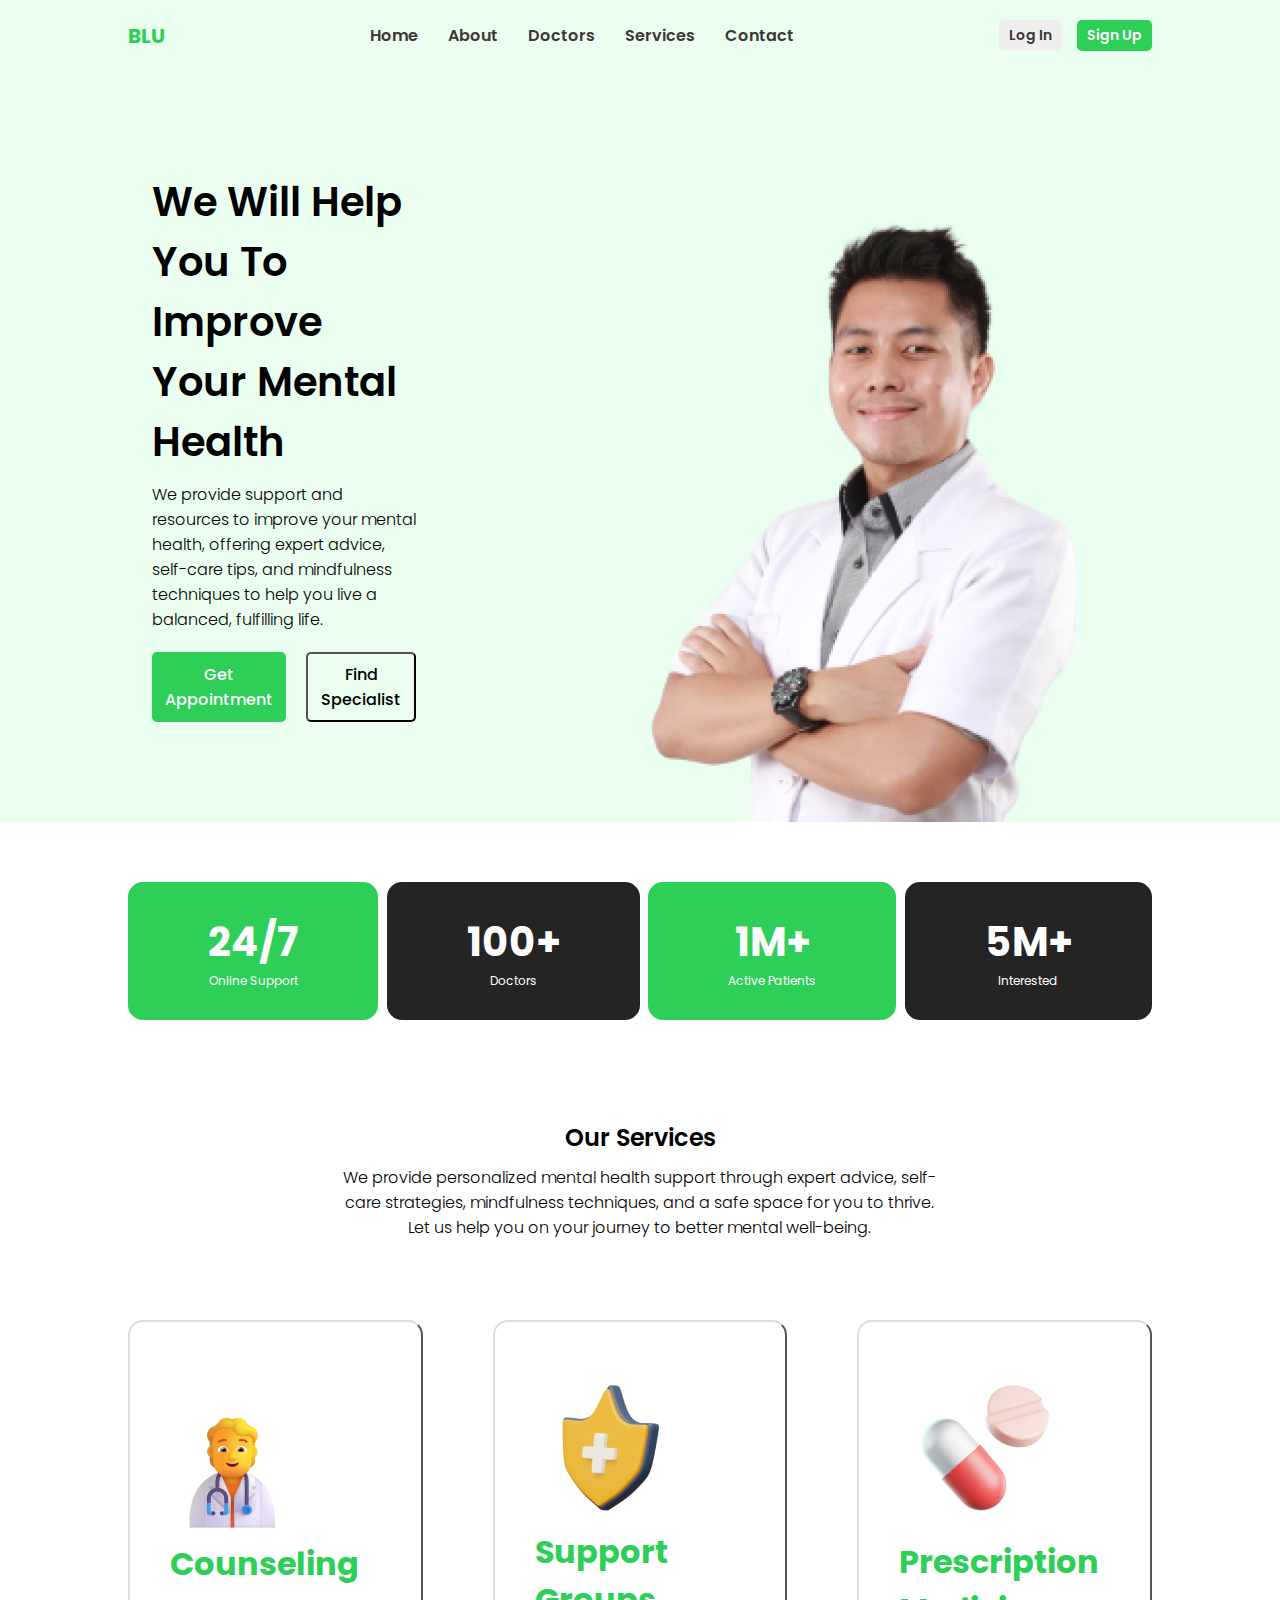
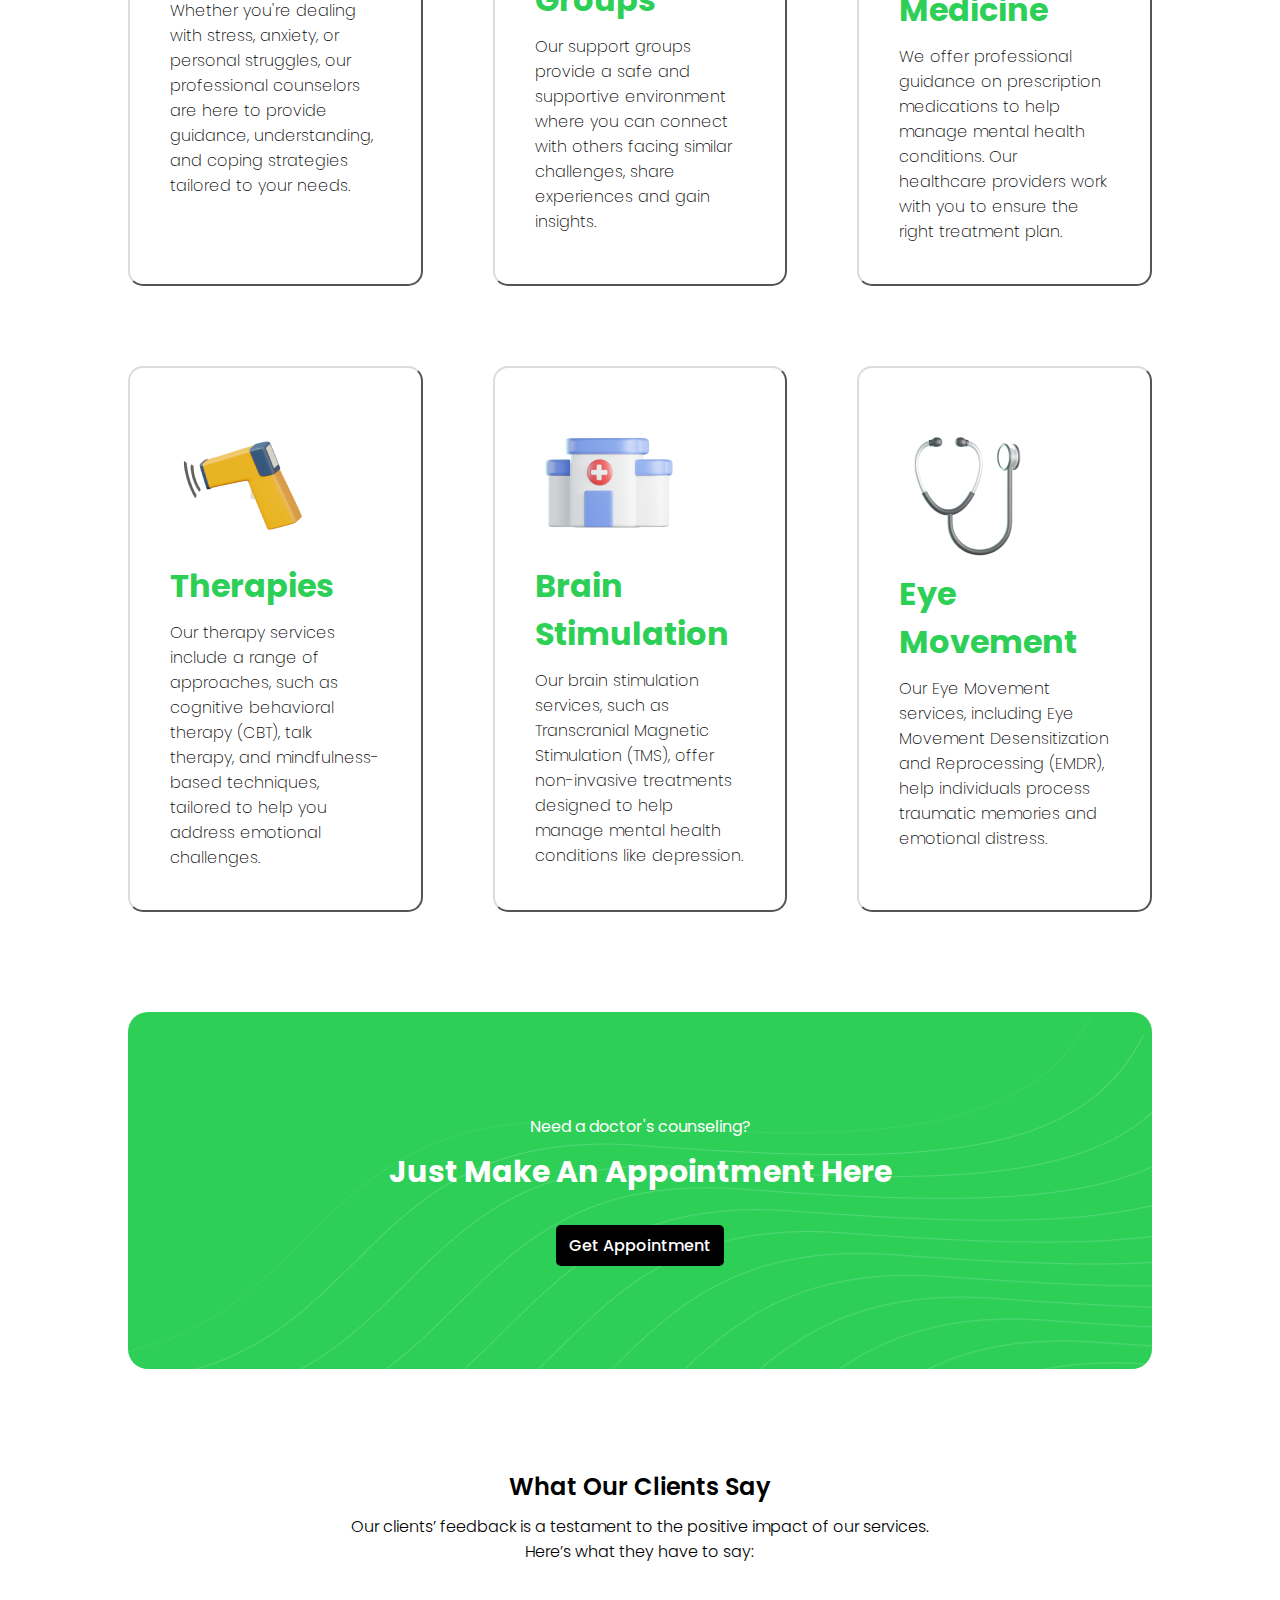
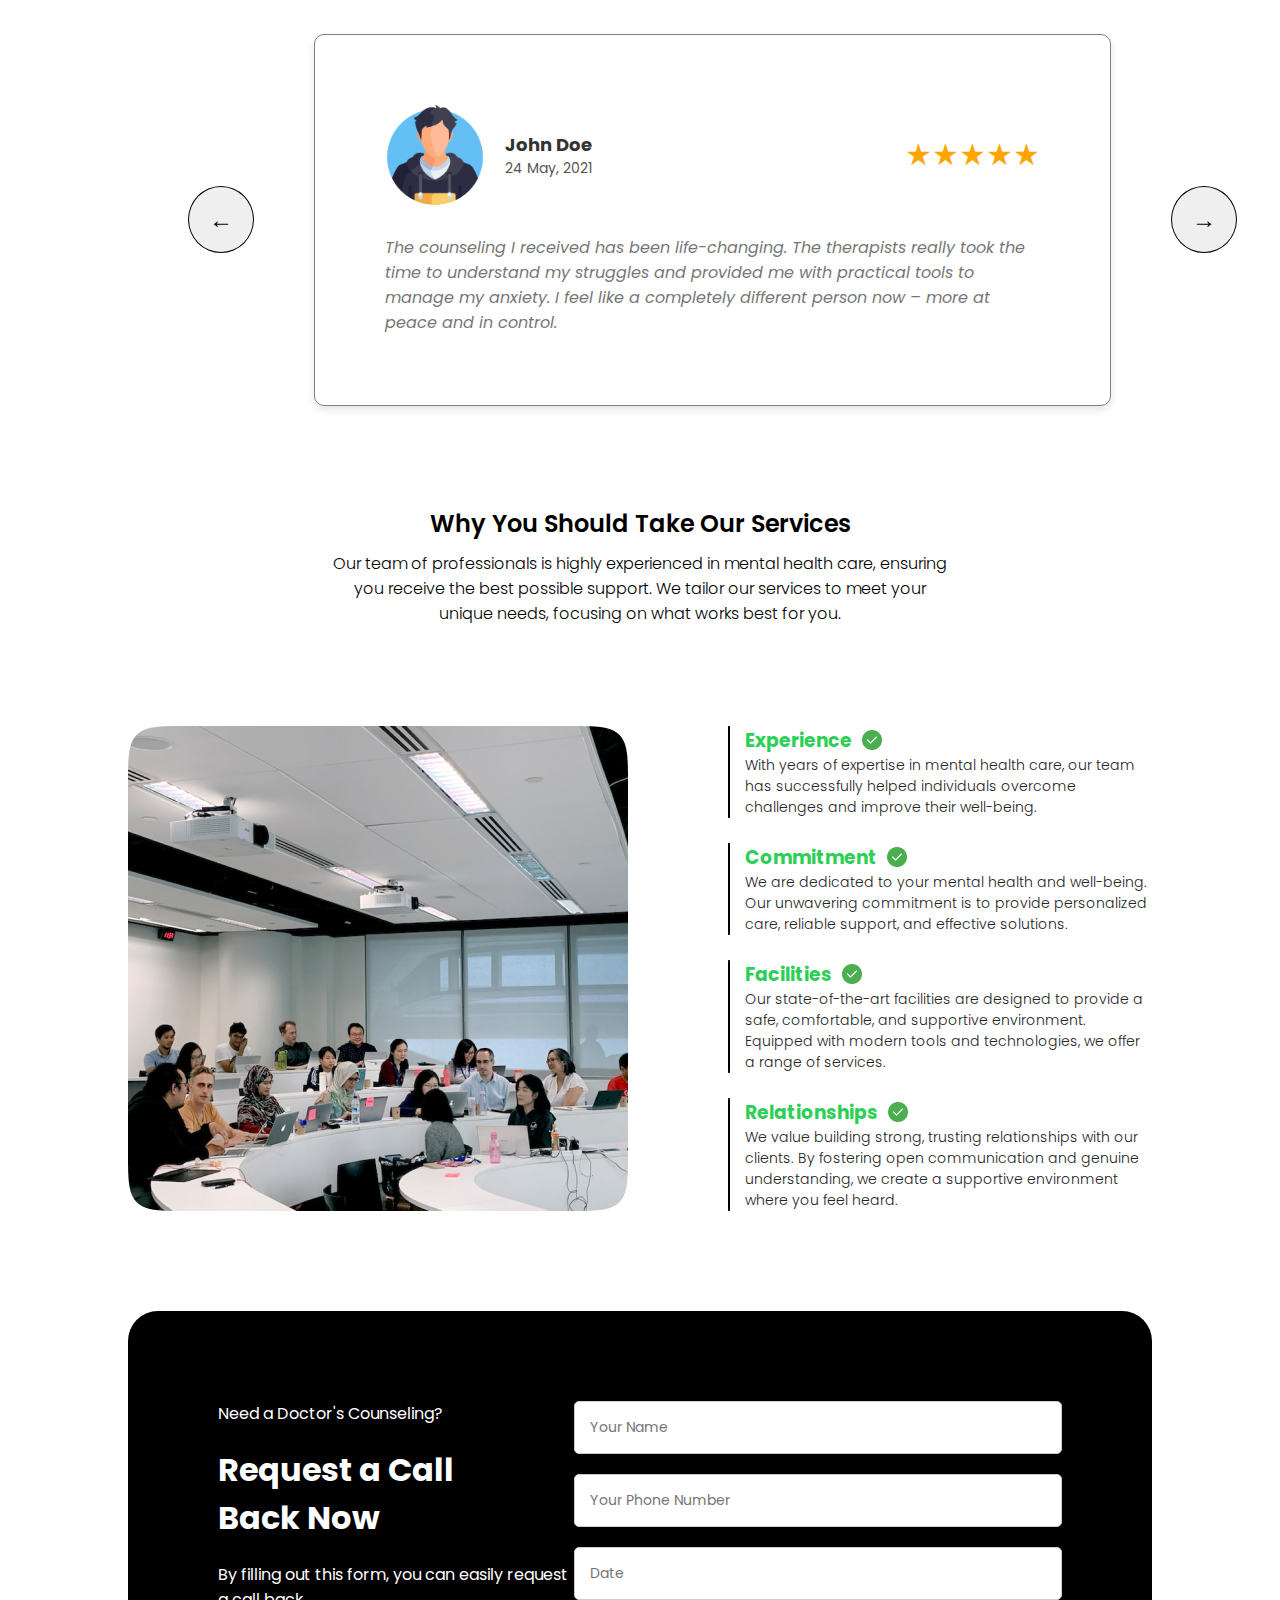
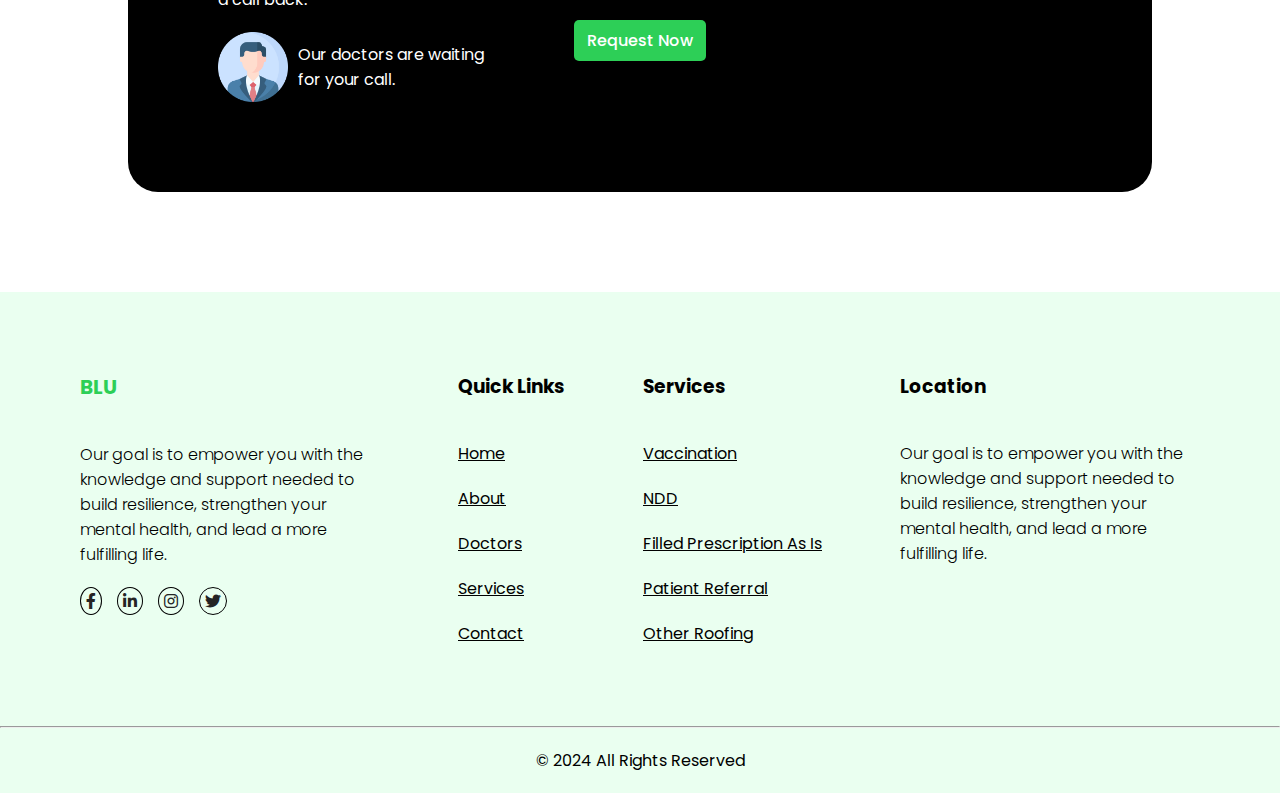
<file: index.html>
<!DOCTYPE html>
<html lang="en">
  <head>
    <meta charset="UTF-8" />
    <meta name="viewport" content="width=device-width, initial-scale=1.0" />
    <title>BLU Mental Health Support</title>
    <link rel="icon" href="images/clinic.png" />
    <link rel="stylesheet" href="style.css" />
    <link rel="preconnect" href="https://fonts.googleapis.com" />
    <link rel="preconnect" href="https://fonts.gstatic.com" crossorigin />
    <link
      href="https://fonts.googleapis.com/css2?family=Poppins:ital,wght@0,100;0,200;0,300;0,400;0,500;0,600;0,700;0,800;0,900;1,100;1,200;1,300;1,400;1,500;1,600;1,700;1,800;1,900&display=swap"
      rel="stylesheet"
    />
    <link
      rel="stylesheet"
      href="https://cdnjs.cloudflare.com/ajax/libs/font-awesome/6.0.0-beta3/css/all.min.css"
    />
  </head>
  <body>
    <div class="container">
      <header class="navbar">
        <a href="#" class="blu">BLU</a>
        <div class="hamburger-menu">
          <span></span>
          <span></span>
          <span></span>
        </div>
        <div class="navbar-lists">
          <a href="index.html">Home</a>
          <a href="about.html">About</a>
          <a href="doctors.html">Doctors</a>
          <a href="#our-services">Services</a>
          <a href="#our-contact">Contact</a>
        </div>
        <div class="navbar-btns">
          <button class="login-btn">Log In</button>
          <button class="signup-btn">Sign Up</button>
        </div>
      </header>

      <div class="hero-container">
        <div class="hero">
          <div class="hero-mini-container">
            <h1 class="hero-h1">
              We Will Help You To Improve Your Mental Health
            </h1>
            <p class="hero-p1">
              We provide support and resources to improve your mental health,
              offering expert advice, self-care tips, and mindfulness techniques
              to help you live a balanced, fulfilling life.
            </p>
            <div class="hero-btns">
              <button class="hero-btn1">Get Appointment</button>
              <button class="hero-btn2">Find Specialist</button>
            </div>
          </div>
          <img class="hero-img" src="images/hero-img.png" alt="Hero Image" />
        </div>
      </div>
    </div>

    <div class="other-sections">
      <section class="section2">
        <div class="section2-greens">
          <h1 class="section2-h1">24/7</h1>
          <p class="section2-p">Online Support</p>
        </div>
        <div class="section2-blacks">
          <h1 class="section2-h1">100+</h1>
          <p class="section2-p">Doctors</p>
        </div>
        <div class="section2-greens">
          <h1 class="section2-h1">1M+</h1>
          <p class="section2-p">Active Patients</p>
        </div>
        <div class="section2-blacks">
          <h1 class="section2-h1">5M+</h1>
          <p class="section2-p">Interested</p>
        </div>
      </section>

      <section id="our-services" class="services">
        <div class="services-part">
          <h1 class="services-h1">Our Services</h1>
          <p class="services-p1">
            We provide personalized mental health support through expert advice,
            self-care strategies, mindfulness techniques, and a safe space for
            you to thrive. Let us help you on your journey to better mental
            well-being.
          </p>
        </div>

        <div class="services-container">
          <div class="service-card">
            <img class="service-img" src="images/counseling.png" alt="" />
            <h1 class="service-title">Counseling</h1>
            <p class="service-desc">
              Whether you're dealing with stress, anxiety, or personal
              struggles, our professional counselors are here to provide
              guidance, understanding, and coping strategies tailored to your
              needs.
            </p>
          </div>
          <div class="service-card">
            <img src="images/support-groups.png" alt="" />
            <h1 class="service-title">Support Groups</h1>
            <p class="service-desc">
              Our support groups provide a safe and supportive environment where
              you can connect with others facing similar challenges, share
              experiences and gain insights.
            </p>
          </div>
          <div class="service-card">
            <img src="images/prescription-medicine.png" alt="" />
            <h1 class="service-title">Prescription Medicine</h1>
            <p class="service-desc">
              We offer professional guidance on prescription medications to help
              manage mental health conditions. Our healthcare providers work
              with you to ensure the right treatment plan.
            </p>
          </div>
        </div>
        <div class="services-container">
          <div class="service-card">
            <img class="service-img" src="images/therapies.png" alt="" />
            <h1 class="service-title">Therapies</h1>
            <p class="service-desc">
              Our therapy services include a range of approaches, such as
              cognitive behavioral therapy (CBT), talk therapy, and
              mindfulness-based techniques, tailored to help you address
              emotional challenges.
            </p>
          </div>
          <div class="service-card">
            <img src="images/brain-stimulation.png" alt="" />
            <h1 class="service-title">Brain Stimulation</h1>
            <p class="service-desc">
              Our brain stimulation services, such as Transcranial Magnetic
              Stimulation (TMS), offer non-invasive treatments designed to help
              manage mental health conditions like depression.
            </p>
          </div>
          <div class="service-card">
            <img src="images/eye-movement.png" alt="" />
            <h1 class="service-title">Eye Movement</h1>
            <p class="service-desc">
              Our Eye Movement services, including Eye Movement Desensitization
              and Reprocessing (EMDR), help individuals process traumatic
              memories and emotional distress.
            </p>
          </div>
        </div>
      </section>

      <section id="our-contact" class="appointment-container">
        <p>Need a doctor's counseling?</p>
        <h1 class="ap-h1">Just Make An Appointment Here</h1>
        <button class="ap-btn">Get Appointment</button>
      </section>

      <section>
        <div class="clients-part">
          <h1 class="clients-h1">What Our Clients Say</h1>
          <p class="clients-p1">
            Our clients’ feedback is a testament to the positive impact of our
            services. Here’s what they have to say:
          </p>
        </div>

        <div class="clients-container">
          <button class="arrow left" onclick="changeCard('left')">
            &#8592;
          </button>
          <div class="clients-card">
            <div class="card">
              <div class="mini-card">
                <img id="photo" src="images/boy.png" alt="Profile Picture" />
                <div>
                  <h2 id="name">John Doe</h2>
                  <p id="date">24 May, 2021</p>
                </div>
              </div>
              <p id="stars">★★★★★</p>
            </div>
            <p id="writtenReview">
              The counseling I received has been life-changing. The therapists
              really took the time to understand my struggles and provided me
              with practical tools to manage my anxiety. I feel like a
              completely different person now – more at peace and in control.
            </p>
          </div>
          <button class="arrow right" onclick="changeCard('right')">
            &#8594;
          </button>
        </div>
      </section>

      <section>
        <div class="why-part">
          <h1 class="why-h1">Why You Should Take Our Services</h1>
          <p class="why-p1">
            Our team of professionals is highly experienced in mental health
            care, ensuring you receive the best possible support. We tailor our
            services to meet your unique needs, focusing on what works best for
            you.
          </p>
        </div>

        <div class="why-container">
          <img class="meeting-img" src="images/meeting.png" alt="" />
          <div class="why-lists">
            <div>
              <div class="why-reasons">
                <img src="images/line.png" alt="" />
                <div class="inside-why">
                  <div class="last-why">
                    <h3 class="why-h3">Experience</h3>
                    <img class="correct-img" src="images/correct.png" alt="" />
                  </div>
                  <p class="why-p">
                    With years of expertise in mental health care, our team has
                    successfully helped individuals overcome challenges and
                    improve their well-being.
                  </p>
                </div>
              </div>
            </div>
            <div>
              <div class="why-reasons">
                <img src="images/line.png" alt="" />
                <div class="inside-why">
                  <div class="last-why">
                    <h3 class="why-h3">Commitment</h3>
                    <img class="correct-img" src="images/correct.png" alt="" />
                  </div>
                  <p class="why-p">
                    We are dedicated to your mental health and well-being. Our
                    unwavering commitment is to provide personalized care,
                    reliable support, and effective solutions.
                  </p>
                </div>
              </div>
            </div>
            <div>
              <div class="why-reasons">
                <img src="images/line.png" alt="" />
                <div class="inside-why">
                  <div class="last-why">
                    <h3 class="why-h3">Facilities</h3>
                    <img class="correct-img" src="images/correct.png" alt="" />
                  </div>
                  <p class="why-p">
                    Our state-of-the-art facilities are designed to provide a
                    safe, comfortable, and supportive environment. Equipped with
                    modern tools and technologies, we offer a range of services.
                  </p>
                </div>
              </div>
            </div>
            <div>
              <div class="why-reasons">
                <img src="images/line.png" alt="" />
                <div class="inside-why">
                  <div class="last-why">
                    <h3 class="why-h3">Relationships</h3>
                    <img class="correct-img" src="images/correct.png" alt="" />
                  </div>
                  <p class="why-p">
                    We value building strong, trusting relationships with our
                    clients. By fostering open communication and genuine
                    understanding, we create a supportive environment where you
                    feel heard.
                  </p>
                </div>
              </div>
            </div>
          </div>
        </div>
      </section>

      <section>
        <div class="request-section">
          <div class="request-left">
            <p>Need a Doctor's Counseling?</p>
            <h1>Request a Call Back Now</h1>
            <p>By filling out this form, you can easily request a call back.</p>
            <div class="doc-request">
              <img class="profile-img" src="images/profile.png" alt="" />
              <p>Our doctors are waiting for your call.</p>
            </div>
          </div>
          <form class="request-right">
            <input
              type="text"
              name="name"
              placeholder="Your Name"
              class="input"
              required
            />
            <input
              type="number"
              name="phone"
              placeholder="Your Phone Number"
              class="input"
              required
            />
            <input
              type="text"
              name="date"
              class="input"
              placeholder="Date"
              required
            />
            <button type="submit" class="submit-btn">Request Now</button>
          </form>
          <div></div>
        </div>
      </section>
    </div>

    <footer class="footer-container">
      <div class="footer">
        <div>
          <a href="#" class="blu">BLU</a>
          <p class="footer-p1">
            Our goal is to empower you with the knowledge and support needed to
            build resilience, strengthen your mental health, and lead a more
            fulfilling life.
          </p>
          <div class="links">
            <a href="#" class="social-link">
              <i class="fab fa-facebook-f"></i>
            </a>
            <a href="#" class="social-link">
              <i class="fab fa-linkedin-in"></i>
            </a>
            <a href="#" class="social-link">
              <i class="fab fa-instagram"></i>
            </a>
            <a href="#" class="social-link">
              <i class="fab fa-twitter"></i>
            </a>
          </div>
        </div>
        <div>
          <h3 class="footer-h3">Quick Links</h3>
          <div class="footer-links">
            <a href="index.html">Home</a>
            <a href="about.html">About</a>
            <a href="doctors.html">Doctors</a>
            <a href="#our-services">Services</a>
            <a href="#our-contact">Contact</a>
          </div>
        </div>
        <div>
          <h3 class="footer-h3">Services</h3>
          <div class="footer-links">
            <a href="#">Vaccination</a>
            <a href="#">NDD</a>
            <a href="#">Filled Prescription As Is</a>
            <a href="#">Patient Referral</a>
            <a href="#">Other Roofing</a>
          </div>
        </div>
        <div>
          <h3 class="footer-h3">Location</h3>
          <p class="footer-p1">
            Our goal is to empower you with the knowledge and support needed to
            build resilience, strengthen your mental health, and lead a more
            fulfilling life.
          </p>
        </div>
      </div>
      <hr />
      <p class="footer-p">&copy; 2024 All Rights Reserved</p>
    </footer>

    <script src="main.js"></script>
  </body>
</html>
</file>
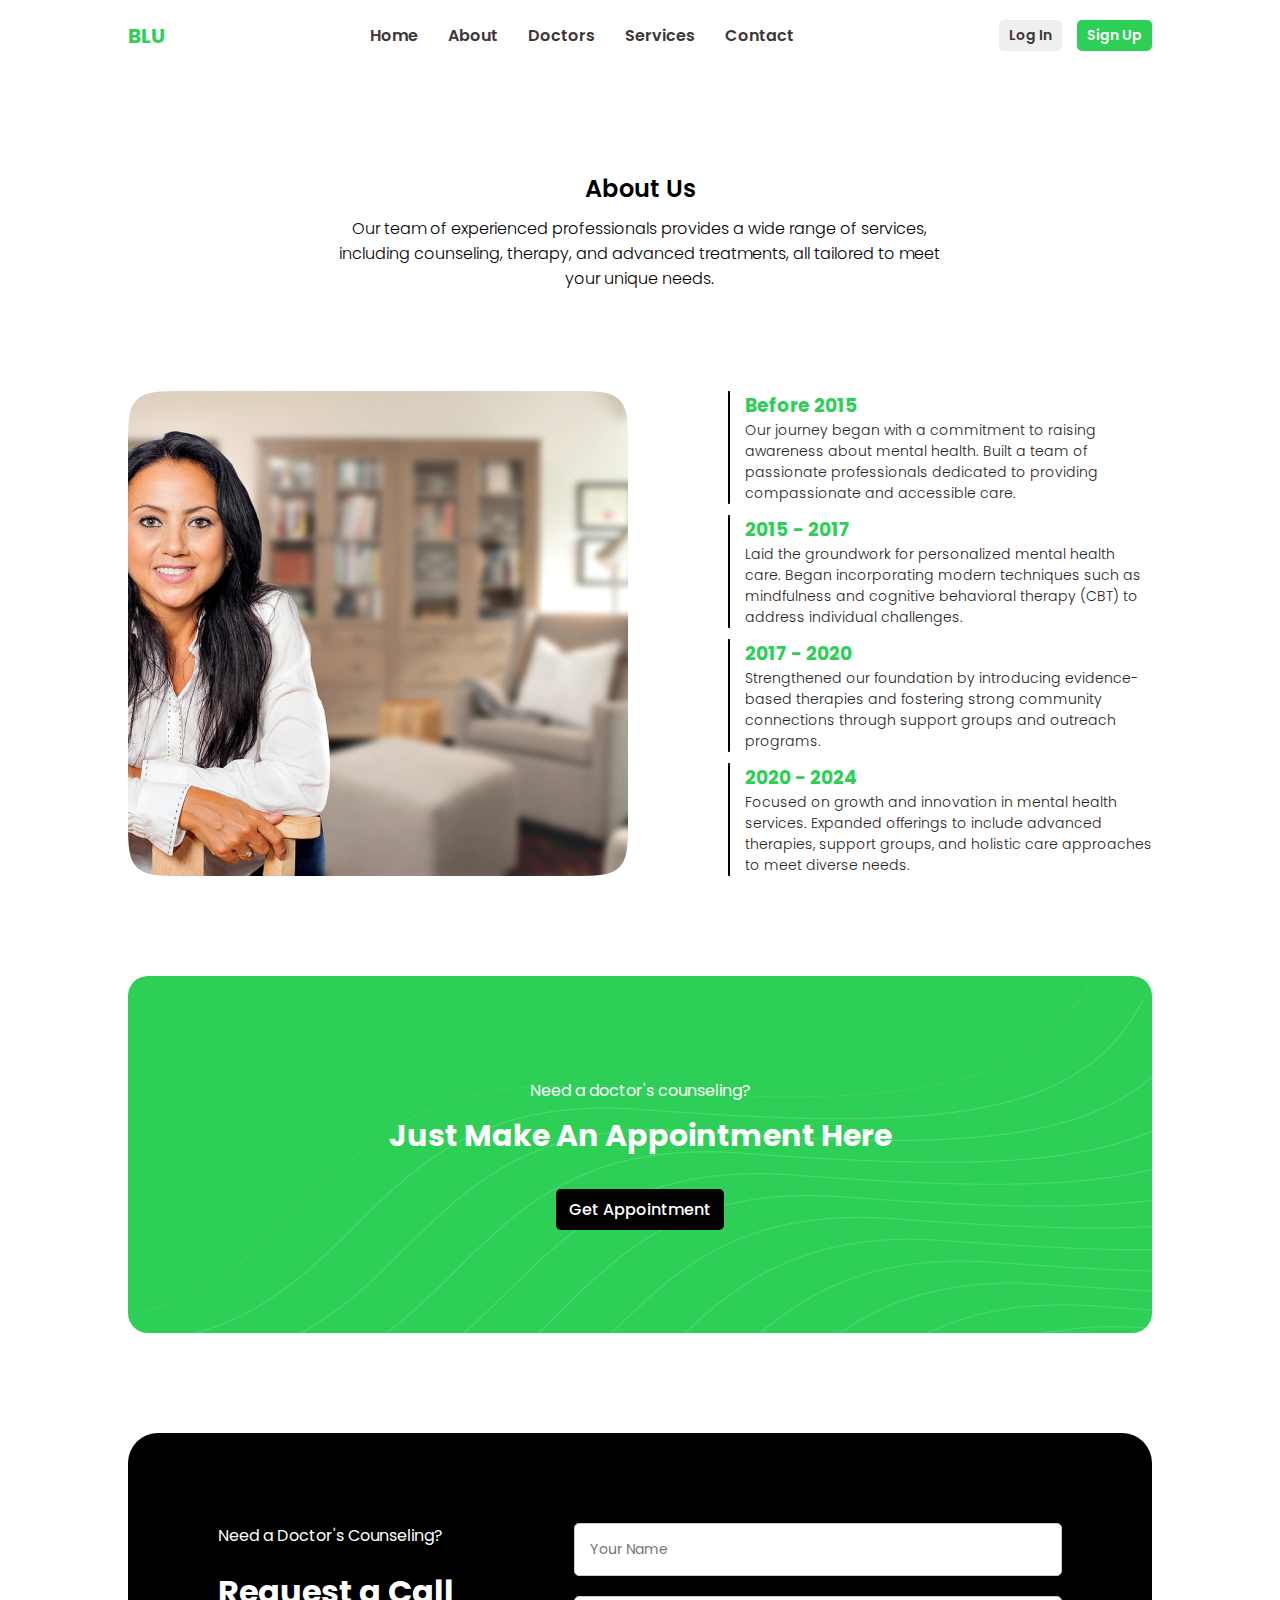
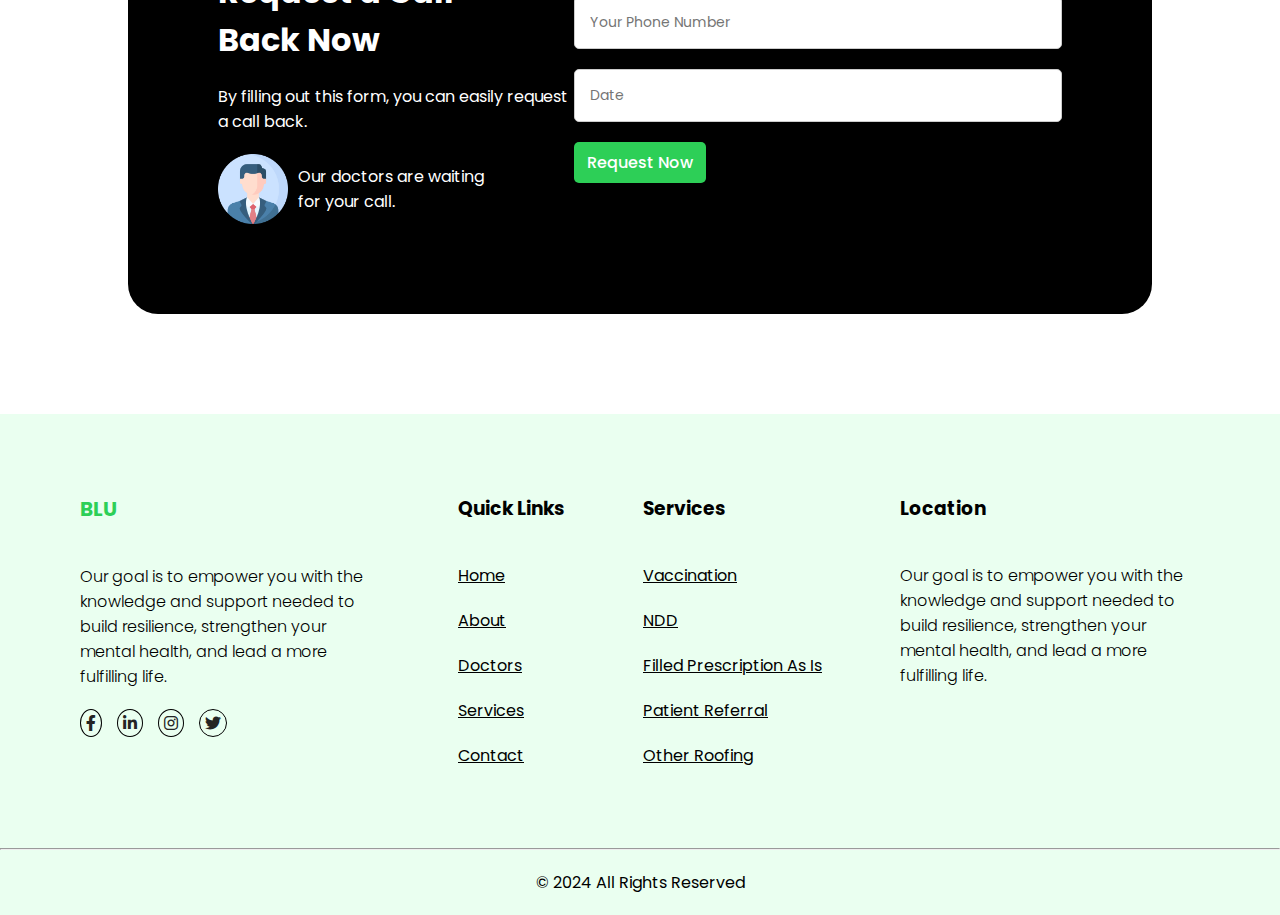
<file: about.html>
<!DOCTYPE html>
<html lang="en">
  <head>
    <meta charset="UTF-8" />
    <meta name="viewport" content="width=device-width, initial-scale=1.0" />
    <title>BLU Mental Health Support</title>
    <link rel="icon" href="images/clinic.png" />
    <link rel="stylesheet" href="about.css" />
    <link rel="preconnect" href="https://fonts.googleapis.com" />
    <link rel="preconnect" href="https://fonts.gstatic.com" crossorigin />
    <link
      href="https://fonts.googleapis.com/css2?family=Poppins:ital,wght@0,100;0,200;0,300;0,400;0,500;0,600;0,700;0,800;0,900;1,100;1,200;1,300;1,400;1,500;1,600;1,700;1,800;1,900&display=swap"
      rel="stylesheet"
    />
    <link
      rel="stylesheet"
      href="https://cdnjs.cloudflare.com/ajax/libs/font-awesome/6.0.0-beta3/css/all.min.css"
    />
  </head>
  <body>
    <div class="container">
      <header class="navbar">
        <a href="#" class="blu">BLU</a>
        <div class="hamburger-menu">
          <span></span>
          <span></span>
          <span></span>
        </div>
        <div class="navbar-lists">
          <a href="index.html">Home</a>
          <a href="about.html">About</a>
          <a href="doctors.html">Doctors</a>
          <a href="index.html#our-services">Services</a>
          <a href="#our-contact">Contact</a>
        </div>
        <div class="navbar-btns">
          <button class="login-btn">Log In</button>
          <button class="signup-btn">Sign Up</button>
        </div>
      </header>
    </div>

    <div class="other-sections">
      <section>
        <div class="why-part">
          <h1 class="why-h1">About Us</h1>
          <p class="why-p1">
            Our team of experienced professionals provides a wide range of
            services, including counseling, therapy, and advanced treatments,
            all tailored to meet your unique needs.
          </p>
        </div>

        <div class="why-container">
          <img class="meeting-img" src="images/about.png" alt="" />
          <div class="why-lists">
            <div>
              <div class="why-reasons">
                <img src="images/line.png" alt="" />
                <div class="inside-why">
                  <div class="last-why">
                    <h3 class="why-h3">Before 2015</h3>
                  </div>
                  <p class="why-p">
                    Our journey began with a commitment to raising awareness
                    about mental health. Built a team of passionate
                    professionals dedicated to providing compassionate and
                    accessible care.
                  </p>
                </div>
              </div>
            </div>
            <div>
              <div class="why-reasons">
                <img src="images/line.png" alt="" />
                <div class="inside-why">
                  <div class="last-why">
                    <h3 class="why-h3">2015 - 2017</h3>
                  </div>
                  <p class="why-p">
                    Laid the groundwork for personalized mental health care.
                    Began incorporating modern techniques such as mindfulness
                    and cognitive behavioral therapy (CBT) to address individual
                    challenges.
                  </p>
                </div>
              </div>
            </div>
            <div>
              <div class="why-reasons">
                <img src="images/line.png" alt="" />
                <div class="inside-why">
                  <div class="last-why">
                    <h3 class="why-h3">2017 - 2020</h3>
                  </div>
                  <p class="why-p">
                    Strengthened our foundation by introducing evidence-based
                    therapies and fostering strong community connections through
                    support groups and outreach programs.
                  </p>
                </div>
              </div>
            </div>
            <div>
              <div class="why-reasons">
                <img src="images/line.png" alt="" />
                <div class="inside-why">
                  <div class="last-why">
                    <h3 class="why-h3">2020 - 2024</h3>
                  </div>
                  <p class="why-p">
                    Focused on growth and innovation in mental health services.
                    Expanded offerings to include advanced therapies, support
                    groups, and holistic care approaches to meet diverse needs.
                  </p>
                </div>
              </div>
            </div>
          </div>
        </div>
      </section>

      <section id="our-contact" class="appointment-container">
        <p>Need a doctor's counseling?</p>
        <h1 class="ap-h1">Just Make An Appointment Here</h1>
        <button class="ap-btn">Get Appointment</button>
      </section>

      <section>
        <div class="request-section">
          <div class="request-left">
            <p>Need a Doctor's Counseling?</p>
            <h1>Request a Call Back Now</h1>
            <p>By filling out this form, you can easily request a call back.</p>
            <div class="doc-request">
              <img class="profile-img" src="images/profile.png" alt="" />
              <p>Our doctors are waiting for your call.</p>
            </div>
          </div>
          <form class="request-right">
            <input
              type="text"
              name="name"
              placeholder="Your Name"
              class="input"
              required
            />
            <input
              type="number"
              name="phone"
              placeholder="Your Phone Number"
              class="input"
              required
            />
            <input
              type="text"
              name="date"
              class="input"
              placeholder="Date"
              required
            />
            <button type="submit" class="submit-btn">Request Now</button>
          </form>
          <div></div>
        </div>
      </section>
    </div>

    <footer class="footer-container">
      <div class="footer">
        <div>
          <a href="#" class="blu">BLU</a>
          <p class="footer-p1">
            Our goal is to empower you with the knowledge and support needed to
            build resilience, strengthen your mental health, and lead a more
            fulfilling life.
          </p>
          <div class="links">
            <a href="#" class="social-link">
              <i class="fab fa-facebook-f"></i>
            </a>
            <a href="#" class="social-link">
              <i class="fab fa-linkedin-in"></i>
            </a>
            <a href="#" class="social-link">
              <i class="fab fa-instagram"></i>
            </a>
            <a href="#" class="social-link">
              <i class="fab fa-twitter"></i>
            </a>
          </div>
        </div>
        <div>
          <h3 class="footer-h3">Quick Links</h3>
          <div class="footer-links">
            <a href="index.html">Home</a>
            <a href="about.html">About</a>
            <a href="doctors.html">Doctors</a>
            <a href="index.html#our-services">Services</a>
            <a href="#our-contact">Contact</a>
          </div>
        </div>
        <div>
          <h3 class="footer-h3">Services</h3>
          <div class="footer-links">
            <a href="#">Vaccination</a>
            <a href="#">NDD</a>
            <a href="#">Filled Prescription As Is</a>
            <a href="#">Patient Referral</a>
            <a href="#">Other Roofing</a>
          </div>
        </div>
        <div>
          <h3 class="footer-h3">Location</h3>
          <p class="footer-p1">
            Our goal is to empower you with the knowledge and support needed to
            build resilience, strengthen your mental health, and lead a more
            fulfilling life.
          </p>
        </div>
      </div>
      <hr />
      <p class="footer-p">&copy; 2024 All Rights Reserved</p>
    </footer>

    <script src="main.js"></script>
  </body>
</html>
</file>
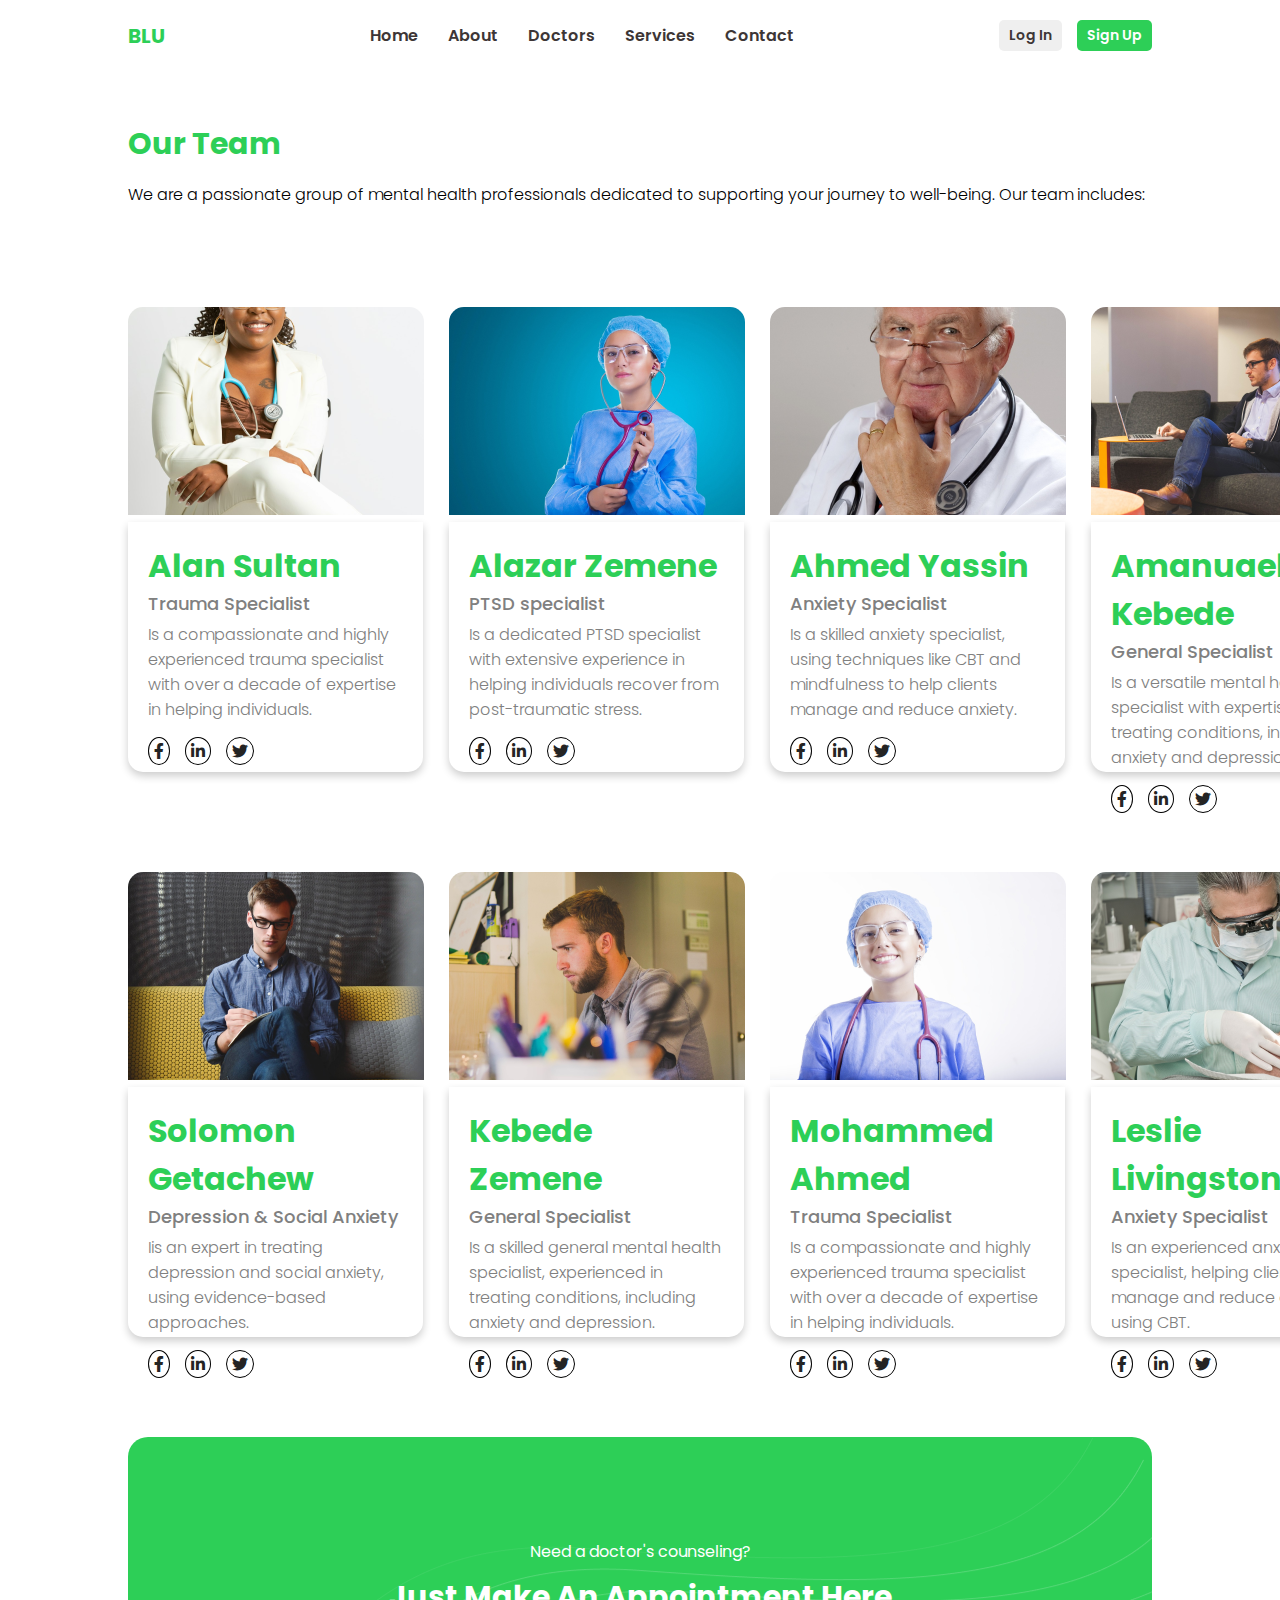
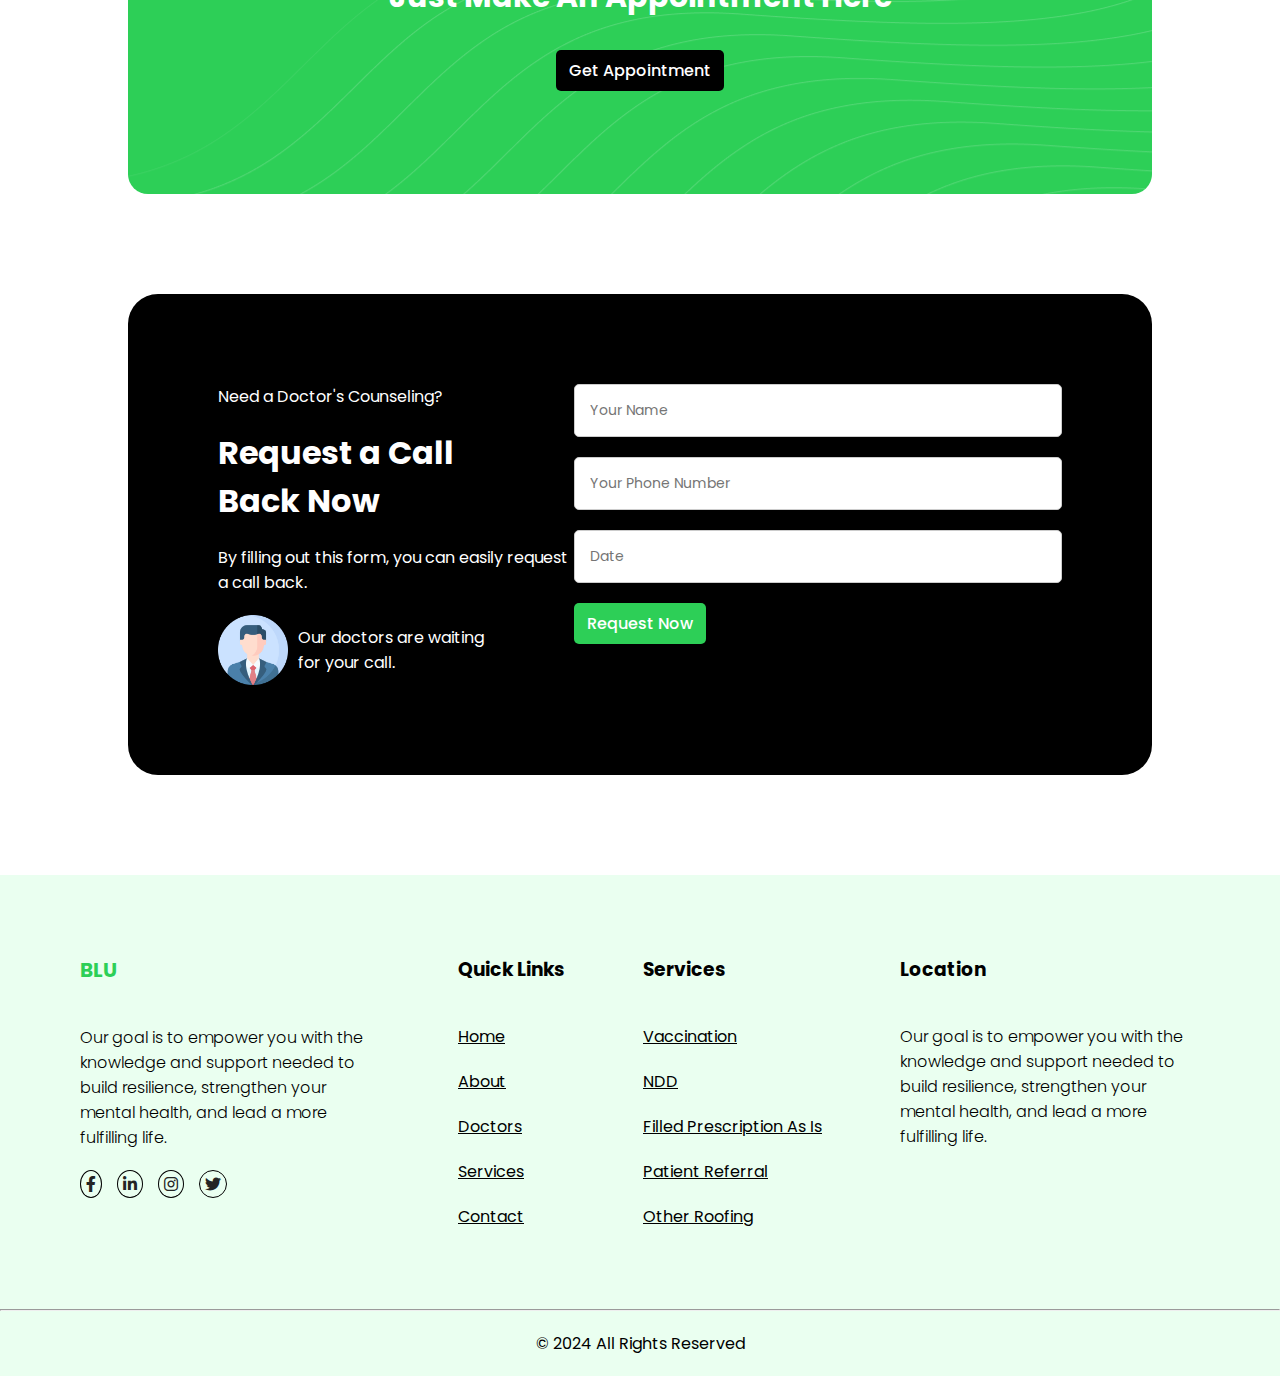
<file: doctors.html>
<!DOCTYPE html>
<html lang="en">
  <head>
    <meta charset="UTF-8" />
    <meta name="viewport" content="width=device-width, initial-scale=1.0" />
    <title>BLU Mental Health Support</title>
    <link rel="icon" href="images/clinic.png" />
    <link rel="stylesheet" href="doctors.css" />
    <link rel="preconnect" href="https://fonts.googleapis.com" />
    <link rel="preconnect" href="https://fonts.gstatic.com" crossorigin />
    <link
      href="https://fonts.googleapis.com/css2?family=Poppins:ital,wght@0,100;0,200;0,300;0,400;0,500;0,600;0,700;0,800;0,900;1,100;1,200;1,300;1,400;1,500;1,600;1,700;1,800;1,900&display=swap"
      rel="stylesheet"
    />
    <link
      rel="stylesheet"
      href="https://cdnjs.cloudflare.com/ajax/libs/font-awesome/6.0.0-beta3/css/all.min.css"
    />
  </head>
  <body>
    <div class="container">
      <header class="navbar">
        <a href="#" class="blu">BLU</a>
        <div class="hamburger-menu">
          <span></span>
          <span></span>
          <span></span>
        </div>
        <div class="navbar-lists">
          <a href="index.html">Home</a>
          <a href="about.html">About</a>
          <a href="doctors.html">Doctors</a>
          <a href="index.html#our-services">Services</a>
          <a href="#our-contact">Contact</a>
        </div>
        <div class="navbar-btns">
          <button class="login-btn">Log In</button>
          <button class="signup-btn">Sign Up</button>
        </div>
      </header>
    </div>

    <div class="other-sections">
      <section>
        <h1 class="team-h1">Our Team</h1>
        <p class="team-p">
          We are a passionate group of mental health professionals dedicated to
          supporting your journey to well-being. Our team includes:
        </p>

        <div class="team-container">
          <div class="team-profile">
            <img class="team-img" src="images/one.png" alt="" />
            <div class="team-details">
              <h1 class="team-name">Alan Sultan</h1>
              <p class="team-job">Trauma Specialist</p>
              <p class="team-desc">
                Is a compassionate and highly experienced trauma specialist with
                over a decade of expertise in helping individuals.
              </p>
              <div class="links">
                <a href="#" class="social-link">
                  <i class="fab fa-facebook-f"></i>
                </a>
                <a href="#" class="social-link">
                  <i class="fab fa-linkedin-in"></i>
                </a>
                <a href="#" class="social-link">
                  <i class="fab fa-twitter"></i>
                </a>
              </div>
            </div>
          </div>
          <div class="team-profile">
            <img class="team-img" src="images/two.png" alt="" />
            <div class="team-details">
              <h1 class="team-name">Alazar Zemene</h1>
              <p class="team-job">PTSD specialist</p>
              <p class="team-desc">
                Is a dedicated PTSD specialist with extensive experience in
                helping individuals recover from post-traumatic stress.
              </p>
              <div class="links">
                <a href="#" class="social-link">
                  <i class="fab fa-facebook-f"></i>
                </a>
                <a href="#" class="social-link">
                  <i class="fab fa-linkedin-in"></i>
                </a>
                <a href="#" class="social-link">
                  <i class="fab fa-twitter"></i>
                </a>
              </div>
            </div>
          </div>
          <div class="team-profile">
            <img class="team-img" src="images/three.png" alt="" />
            <div class="team-details">
              <h1 class="team-name">Ahmed Yassin</h1>
              <p class="team-job">Anxiety Specialist</p>
              <p class="team-desc">
                Is a skilled anxiety specialist, using techniques like CBT and
                mindfulness to help clients manage and reduce anxiety.
              </p>
              <div class="links">
                <a href="#" class="social-link">
                  <i class="fab fa-facebook-f"></i>
                </a>
                <a href="#" class="social-link">
                  <i class="fab fa-linkedin-in"></i>
                </a>
                <a href="#" class="social-link">
                  <i class="fab fa-twitter"></i>
                </a>
              </div>
            </div>
          </div>
          <div class="team-profile">
            <img class="team-img" src="images/four.png" alt="" />
            <div class="team-details">
              <h1 class="team-name">Amanuael Kebede</h1>
              <p class="team-job">General Specialist</p>
              <p class="team-desc">
                Is a versatile mental health specialist with expertise in
                treating conditions, including anxiety and depression,
              </p>
              <div class="links">
                <a href="#" class="social-link">
                  <i class="fab fa-facebook-f"></i>
                </a>
                <a href="#" class="social-link">
                  <i class="fab fa-linkedin-in"></i>
                </a>
                <a href="#" class="social-link">
                  <i class="fab fa-twitter"></i>
                </a>
              </div>
            </div>
          </div>
        </div>
      </section>
      <section>
        <div class="team-container">
          <div class="team-profile">
            <img class="team-img" src="images/five.png" alt="" />
            <div class="team-details">
              <h1 class="team-name">Solomon Getachew</h1>
              <p class="team-job">Depression & Social Anxiety</p>
              <p class="team-desc">
                Iis an expert in treating depression and social anxiety, using
                evidence-based approaches.
              </p>
              <div class="links">
                <a href="#" class="social-link">
                  <i class="fab fa-facebook-f"></i>
                </a>
                <a href="#" class="social-link">
                  <i class="fab fa-linkedin-in"></i>
                </a>
                <a href="#" class="social-link">
                  <i class="fab fa-twitter"></i>
                </a>
              </div>
            </div>
          </div>
          <div class="team-profile">
            <img class="team-img" src="images/six.png" alt="" />
            <div class="team-details">
              <h1 class="team-name">Kebede Zemene</h1>
              <p class="team-job">General Specialist</p>
              <p class="team-desc">
                Is a skilled general mental health specialist, experienced in
                treating conditions, including anxiety and depression.
              </p>
              <div class="links">
                <a href="#" class="social-link">
                  <i class="fab fa-facebook-f"></i>
                </a>
                <a href="#" class="social-link">
                  <i class="fab fa-linkedin-in"></i>
                </a>
                <a href="#" class="social-link">
                  <i class="fab fa-twitter"></i>
                </a>
              </div>
            </div>
          </div>
          <div class="team-profile">
            <img class="team-img" src="images/seven.png" alt="" />
            <div class="team-details">
              <h1 class="team-name">Mohammed Ahmed</h1>
              <p class="team-job">Trauma Specialist</p>
              <p class="team-desc">
                Is a compassionate and highly experienced trauma specialist with
                over a decade of expertise in helping individuals.
              </p>
              <div class="links">
                <a href="#" class="social-link">
                  <i class="fab fa-facebook-f"></i>
                </a>
                <a href="#" class="social-link">
                  <i class="fab fa-linkedin-in"></i>
                </a>
                <a href="#" class="social-link">
                  <i class="fab fa-twitter"></i>
                </a>
              </div>
            </div>
          </div>
          <div class="team-profile">
            <img class="team-img" src="images/eight.png" alt="" />
            <div class="team-details">
              <h1 class="team-name">Leslie Livingston</h1>
              <p class="team-job">Anxiety Specialist</p>
              <p class="team-desc">
                Is an experienced anxiety specialist, helping clients manage and
                reduce anxiety using CBT.
              </p>
              <div class="links">
                <a href="#" class="social-link">
                  <i class="fab fa-facebook-f"></i>
                </a>
                <a href="#" class="social-link">
                  <i class="fab fa-linkedin-in"></i>
                </a>
                <a href="#" class="social-link">
                  <i class="fab fa-twitter"></i>
                </a>
              </div>
            </div>
          </div>
        </div>
      </section>

      <section id="our-contact" class="appointment-container">
        <p>Need a doctor's counseling?</p>
        <h1 class="ap-h1">Just Make An Appointment Here</h1>
        <button class="ap-btn">Get Appointment</button>
      </section>

      <section>
        <div class="request-section">
          <div class="request-left">
            <p>Need a Doctor's Counseling?</p>
            <h1>Request a Call Back Now</h1>
            <p>By filling out this form, you can easily request a call back.</p>
            <div class="doc-request">
              <img class="profile-img" src="images/profile.png" alt="" />
              <p>Our doctors are waiting for your call.</p>
            </div>
          </div>
          <form class="request-right">
            <input
              type="text"
              name="name"
              placeholder="Your Name"
              class="input"
              required
            />
            <input
              type="number"
              name="phone"
              placeholder="Your Phone Number"
              class="input"
              required
            />
            <input
              type="text"
              name="date"
              class="input"
              placeholder="Date"
              required
            />
            <button type="submit" class="submit-btn">Request Now</button>
          </form>
          <div></div>
        </div>
      </section>
    </div>

    <footer class="footer-container">
      <div class="footer">
        <div>
          <a href="#" class="blu">BLU</a>
          <p class="footer-p1">
            Our goal is to empower you with the knowledge and support needed to
            build resilience, strengthen your mental health, and lead a more
            fulfilling life.
          </p>
          <div class="links">
            <a href="#" class="social-link">
              <i class="fab fa-facebook-f"></i>
            </a>
            <a href="#" class="social-link">
              <i class="fab fa-linkedin-in"></i>
            </a>
            <a href="#" class="social-link">
              <i class="fab fa-instagram"></i>
            </a>
            <a href="#" class="social-link">
              <i class="fab fa-twitter"></i>
            </a>
          </div>
        </div>
        <div>
          <h3 class="footer-h3">Quick Links</h3>
          <div class="footer-links">
            <a href="index.html">Home</a>
            <a href="about.html">About</a>
            <a href="doctors.html">Doctors</a>
            <a href="index.html#our-services">Services</a>
            <a href="#our-contact">Contact</a>
          </div>
        </div>
        <div>
          <h3 class="footer-h3">Services</h3>
          <div class="footer-links">
            <a href="#">Vaccination</a>
            <a href="#">NDD</a>
            <a href="#">Filled Prescription As Is</a>
            <a href="#">Patient Referral</a>
            <a href="#">Other Roofing</a>
          </div>
        </div>
        <div>
          <h3 class="footer-h3">Location</h3>
          <p class="footer-p1">
            Our goal is to empower you with the knowledge and support needed to
            build resilience, strengthen your mental health, and lead a more
            fulfilling life.
          </p>
        </div>
      </div>
      <hr />
      <p class="footer-p">&copy; 2024 All Rights Reserved</p>
    </footer>

    <script src="main.js"></script>
  </body>
</html>
</file>
<file: style.css>
* {
  margin: 0;
  padding: 0;
  box-sizing: border-box;
  font-family: "Poppins", sans-serif;
}

.container {
  background-color: #eafff0;
}

.navbar {
  display: flex;
  justify-content: space-between;
  align-items: center;
  padding: 20px 10%;
}

.blu {
  text-decoration: none;
  color: #2dcf57;
  font-weight: 700;
  font-size: 20px;
}

.navbar-lists {
  display: flex;
  gap: 30px;
}

.navbar-lists a {
  text-decoration: none;
  color: rgb(61, 54, 54);
  font-weight: 600;
}

.navbar-btns {
  display: flex;
  gap: 15px;
}

.login-btn {
  color: rgb(61, 54, 54);
  font-size: 14px;
  font-weight: 600;
  padding: 5px 10px;
  border: none;
  border-radius: 5px;
  cursor: pointer;
}

.signup-btn {
  background-color: #2dcf57;
  color: white;
  font-size: 14px;
  font-weight: 600;
  padding: 5px 10px;
  border: none;
  border-radius: 5px;
  cursor: pointer;
}

.hamburger-menu {
  display: none;
  flex-direction: column;
  gap: 5px;
  cursor: pointer;
}

.hamburger-menu span {
  width: 25px;
  height: 3px;
  background-color: rgb(61, 54, 54);
  border-radius: 2px;
}

.hero-container {
  display: flex;
  justify-content: center;
}

.hero-mini-container {
  margin-left: 120px;
}

.hero {
  display: flex;
  align-items: center;
  width: 95%;
}

.hero-h1 {
  font-weight: 600;
  font-size: 40px;
}

.hero-p1 {
  font-weight: 300;
  margin-top: 10px;
  margin-bottom: 20px;
}

.hero-btns {
  display: flex;
  gap: 20px;
}

.hero-btn1 {
  background-color: #2dcf57;
  padding: 8px 13px;
  font-size: 16px;
  color: white;
  border: none;
  border-radius: 5px;
  font-weight: 500;
  cursor: pointer;
}

.hero-btn2 {
  background-color: #eafff0;
  padding: 8px 13px;
  font-size: 16px;
  color: black;
  border-radius: 5px;
  font-weight: 500;
  cursor: pointer;
}

.other-sections {
  width: 80%;
  margin-left: 10%;
}

.section2 {
  margin-top: 60px;
  display: flex;
  justify-content: space-between;
}

.section2-greens {
  background-color: #2dcf57;
  color: white;
  padding: 30px 80px;
  display: flex;
  flex-direction: column;
  justify-content: center;
  align-items: center;
  border-radius: 15px;
}

.section2-blacks {
  background-color: #242424;
  color: white;
  padding: 30px 80px;
  display: flex;
  flex-direction: column;
  justify-content: center;
  align-items: center;
  border-radius: 15px;
}

.section2-h1 {
  font-size: 40px;
}

.section2-p {
  font-size: 12px;
}

.services {
  margin-top: 100px;
}

.services-part {
  display: flex;
  flex-direction: column;
  justify-items: center;
  align-items: center;
}

.services-h1 {
  font-weight: 600;
  font-size: 24px;
  margin-bottom: 10px;
}

.services-p1 {
  font-weight: 300;
  width: 60%;
  text-align: center;
}

.services-container {
  margin-top: 80px;
  display: flex;
  gap: 70px;
}

.service-card {
  width: 1000px;
  display: flex;
  flex-direction: column;
  justify-content: center;
  align-items: start;
  border: 1px solid black;
  border-radius: 15px;
  padding: 40px;
  border-top: 2px solid #dcdcdc;
  border-left: 2px solid #dcdcdc;
  border-bottom: 2px solid #555555;
  border-right: 2px solid #555555;
}

.service-title {
  margin-top: 5px;
  margin-bottom: 10px;
  color: #2dcf57;
}

.service-desc {
  font-weight: 200;
}

.appointment-container {
  background-image: url("images/backgroundd.png");
  margin-top: 100px;
  background-color: #2dcf57;
  color: white;
  border-radius: 20px;
  display: flex;
  flex-direction: column;
  justify-content: center;
  align-items: center;
  padding: 10% 15%;
}

.ap-h1 {
  font-size: 30px;
  margin-top: 10px;
}

.ap-btn {
  background-color: black;
  padding: 8px 13px;
  font-size: 16px;
  color: white;
  border: none;
  border-radius: 5px;
  font-weight: 500;
  cursor: pointer;
  margin-top: 30px;
}

.clients-part {
  margin-top: 100px;
  display: flex;
  flex-direction: column;
  justify-items: center;
  align-items: center;
}

.clients-h1 {
  font-weight: 600;
  font-size: 24px;
  margin-bottom: 10px;
}

.clients-p1 {
  font-weight: 300;
  width: 60%;
  text-align: center;
}

.clients-container {
  display: flex;
  align-items: center;
  margin-top: 70px;
}

.arrow {
  color: black;
  border: 1px solid black;
  border-radius: 50%;
  padding: 15px 20px;
  font-size: 24px;
  cursor: pointer;
  margin: 0 60px;
}

.arrow:hover {
  background-color: #a6e8b7;
}

.clients-card {
  width: 90%;
  height: 40%px;
  border: 1px solid gray;
  border-radius: 10px;
  box-shadow: 0 4px 8px rgba(0, 0, 0, 0.1);
  display: flex;
  flex-direction: column;
  align-items: start;
  padding: 70px;
}

.card {
  display: flex;
  align-items: center;
  gap: 100px;
}

.mini-card {
  display: flex;
  justify-content: center;
  align-items: center;
  gap: 20px;
}

.card img {
  width: 100px;
  height: 100px;
  border-radius: 50%;
  object-fit: cover;
}

#name {
  font-size: 18px;
  color: #333;
  width: 300px;
}

#date {
  font-size: 14px;
  color: #555;
}

#reviews {
  display: flex;
  flex-direction: column;
  align-items: center;
}

#stars {
  font-size: 30px;
  color: orange;
}

#writtenReview {
  font-style: italic;
  text-align: center;
  color: #777;
  text-align: left;
  margin-top: 30px;
}

.why-part {
  margin-top: 100px;
  display: flex;
  flex-direction: column;
  justify-items: center;
  align-items: center;
}

.why-h1 {
  font-weight: 600;
  font-size: 24px;
  margin-bottom: 10px;
}

.why-p1 {
  font-weight: 300;
  width: 60%;
  text-align: center;
}

.why-container {
  margin-top: 100px;
  display: flex;
  gap: 100px;
}

.why-lists {
  display: flex;
  flex-direction: column;
  justify-content: space-between;
}

.why-reasons {
  display: flex;
  gap: 15px;
}

.inside-why {
  display: flex;
  flex-direction: column;
  align-items: start;
  justify-content: space-between;
}

.last-why {
  display: flex;
  align-items: center;
  gap: 10px;
}

.correct-img {
  width: 20px;
  height: 20px;
}

.why-p {
  font-weight: 300;
  font-size: 14px;
  color: #242424;
}

.why-h3 {
  color: #2dcf57;
}

.request-section {
  display: flex;
  margin-top: 100px;
  background-color: black;
  color: white;
  justify-content: space-between;
  padding: 90px;
  border-radius: 30px;
}

.request-left {
  display: flex;
  flex-direction: column;
  align-items: start;
  gap: 20px;
}

.request-left h1 {
  font-size: 32px;
  width: 300px;
}

.profile-img {
  width: 70px;
  height: 70px;
}

.doc-request {
  display: flex;
  gap: 10px;
  align-items: center;
}

.doc-request p {
  width: 200px;
}

.request-right {
  display: flex;
  flex-direction: column;
  align-items: start;
  gap: 20px;
}

.input {
  padding: 15px;
  padding-right: 200px;
  border-radius: 5px;
  text-align: left;
  border: 1px solid #ccc;
  font-size: 14px;
}

.submit-btn {
  background-color: #2dcf57;
  padding: 8px 13px;
  font-size: 16px;
  color: white;
  border: none;
  border-radius: 5px;
  font-weight: 500;
  cursor: pointer;
}

.footer-container {
  background-color: #eafff0;
  margin-top: 100px;
}

.footer {
  display: flex;
  padding: 80px;
  justify-content: space-between;
}

.links {
  display: flex;
  gap: 15px;
}

.fab {
  border: 1px solid black;
  border-radius: 50%;
  padding: 5px;
  color: #242424;
}

.footer-h3 {
  margin-bottom: 40px;
}

.footer-links {
  display: flex;
  flex-direction: column;
  gap: 20px;
}

.footer-links a {
  color: black;
}

.footer-p1 {
  font-weight: 300;
  margin-top: 40px;
  margin-bottom: 20px;
  width: 300px;
}

.footer-p {
    text-align: center;
    margin-top: 20px;
    padding-bottom: 20px;
}

/* Responsive styles */
@media (max-width: 768px) {
  .container {
    padding-bottom: 40px;
  }
  .navbar-lists,
  .navbar-btns {
    display: none;
    flex-direction: column;
    background-color: white;
    position: absolute;
    top: 60px;
    right: 10px;
    width: 200px;
    box-shadow: 0px 4px 6px rgba(0, 0, 0, 0.1);
    border-radius: 5px;
  }

  .login-btn {
    display: none;
  }

  .navbar-lists a,
  .navbar-btns button {
    padding: 10px;
    text-align: left;
    width: 100%;
  }

  .hamburger-menu {
    display: flex;
  }

  .navbar-lists.active,
  .navbar-btns.active {
    display: flex;
  }

  .hero-img {
    display: none;
  }

  .hero-mini-container {
    margin-left: 10px;
    margin-top: 30px;
  }

  .hero-h1 {
    font-size: 25px;
    width: 90%;
  }

  .other-sections {
    margin-left: 30px;
  }

  .section2 {
    display: flex;
    flex-direction: column;
    gap: 20px;
  }

  .services-p1 {
    font-weight: 300;
    width: 95%;
    text-align: center;
  }

  .services-container {
    margin-top: 60px;
    display: flex;
    flex-direction: column;
    gap: 40px;
  }

  .service-card {
    width: 300px;
  }

  .card {
    display: flex;
    flex-direction: column;
    gap: 15px;
  }

  .arrow {
    padding: 5px;
    font-size: 10px;
    margin: 5px;
  }

  .clients-card {
    padding: 10px;
  }

  #name {
    width: 100px;
  }

  .why-container {
    display: block;
  }

  .meeting-img {
    width: 300px;
    height: 300px;
    margin-bottom: 50px;
  }

  .why-h1 {
    text-align: center;
  }

  .why-lists {
    display: flex;
    flex-direction: column;
    gap: 30px;
  }

  .request-section {
    display: flex;
    flex-direction: column;
    gap: 70px;
    padding: 20px;
  }

  .input {
    padding: 10px 30px;
  }

  .footer {
    display: flex;
    flex-direction: column;
    gap: 30px;
    padding: 20px;
  }

  .footer-links {
    display: flex;
    flex-direction: column;
    gap: 10px;
  }
}
</file>
<file: about.css>
* {
  margin: 0;
  padding: 0;
  box-sizing: border-box;
  font-family: "Poppins", sans-serif;
}

.navbar {
  display: flex;
  justify-content: space-between;
  align-items: center;
  padding: 20px 10%;
}

.blu {
  text-decoration: none;
  color: #2dcf57;
  font-weight: 700;
  font-size: 20px;
}

.navbar-lists {
  display: flex;
  gap: 30px;
}

.navbar-lists a {
  text-decoration: none;
  color: rgb(61, 54, 54);
  font-weight: 600;
}

.navbar-btns {
  display: flex;
  gap: 15px;
}

.login-btn {
  color: rgb(61, 54, 54);
  font-size: 14px;
  font-weight: 600;
  padding: 5px 10px;
  border: none;
  border-radius: 5px;
  cursor: pointer;
}

.signup-btn {
  background-color: #2dcf57;
  color: white;
  font-size: 14px;
  font-weight: 600;
  padding: 5px 10px;
  border: none;
  border-radius: 5px;
  cursor: pointer;
}

.hamburger-menu {
  display: none;
  flex-direction: column;
  gap: 5px;
  cursor: pointer;
}

.hamburger-menu span {
  width: 25px;
  height: 3px;
  background-color: rgb(61, 54, 54);
  border-radius: 2px;
}

.other-sections {
  width: 80%;
  margin-left: 10%;
}

.services {
  margin-top: 100px;
}

.services-part {
  display: flex;
  flex-direction: column;
  justify-items: center;
  align-items: center;
}

.services-h1 {
  font-weight: 600;
  font-size: 24px;
  margin-bottom: 10px;
}

.services-p1 {
  font-weight: 300;
  width: 60%;
  text-align: center;
}

.why-part {
  margin-top: 100px;
  display: flex;
  flex-direction: column;
  justify-items: center;
  align-items: center;
}

.why-h1 {
  font-weight: 600;
  font-size: 24px;
  margin-bottom: 10px;
}

.why-p1 {
  font-weight: 300;
  width: 60%;
  text-align: center;
}

.why-container {
  margin-top: 100px;
  display: flex;
  gap: 100px;
}

.why-lists {
  display: flex;
  flex-direction: column;
  justify-content: space-between;
}

.why-reasons {
  display: flex;
  gap: 15px;
}

.inside-why {
  display: flex;
  flex-direction: column;
  align-items: start;
  justify-content: space-between;
}

.last-why {
  display: flex;
  align-items: center;
  gap: 10px;
}

.correct-img {
  width: 20px;
  height: 20px;
}

.why-p {
  font-weight: 300;
  font-size: 14px;
  color: #242424;
}

.why-h3 {
  color: #2dcf57;
}

.appointment-container {
  background-image: url("images/backgroundd.png");
  margin-top: 100px;
  background-color: #2dcf57;
  color: white;
  border-radius: 20px;
  display: flex;
  flex-direction: column;
  justify-content: center;
  align-items: center;
  padding: 10% 15%;
}

.ap-h1 {
  font-size: 30px;
  margin-top: 10px;
}

.ap-btn {
  background-color: black;
  padding: 8px 13px;
  font-size: 16px;
  color: white;
  border: none;
  border-radius: 5px;
  font-weight: 500;
  cursor: pointer;
  margin-top: 30px;
}

.request-section {
  display: flex;
  margin-top: 100px;
  background-color: black;
  color: white;
  justify-content: space-between;
  padding: 90px;
  border-radius: 30px;
}

.request-left {
  display: flex;
  flex-direction: column;
  align-items: start;
  gap: 20px;
}

.request-left h1 {
  font-size: 32px;
  width: 300px;
}

.profile-img {
  width: 70px;
  height: 70px;
}

.doc-request {
  display: flex;
  gap: 10px;
  align-items: center;
}

.doc-request p {
  width: 200px;
}

.request-right {
  display: flex;
  flex-direction: column;
  align-items: start;
  gap: 20px;
}

.input {
  padding: 15px;
  padding-right: 200px;
  border-radius: 5px;
  text-align: left;
  border: 1px solid #ccc;
  font-size: 14px;
}

.submit-btn {
  background-color: #2dcf57;
  padding: 8px 13px;
  font-size: 16px;
  color: white;
  border: none;
  border-radius: 5px;
  font-weight: 500;
  cursor: pointer;
}

.footer-container {
  background-color: #eafff0;
  margin-top: 100px;
}

.footer {
  display: flex;
  padding: 80px;
  justify-content: space-between;
}

.links {
  display: flex;
  gap: 15px;
}

.fab {
  border: 1px solid black;
  border-radius: 50%;
  padding: 5px;
  color: #242424;
}

.footer-h3 {
  margin-bottom: 40px;
}

.footer-links {
  display: flex;
  flex-direction: column;
  gap: 20px;
}

.footer-links a {
  color: black;
}

.footer-p1 {
  font-weight: 300;
  margin-top: 40px;
  margin-bottom: 20px;
  width: 300px;
}

.footer-p {
  text-align: center;
  margin-top: 20px;
  padding-bottom: 20px;
}

@media (max-width: 768px) {
  .container {
    padding-bottom: 40px;
  }
  .navbar-lists,
  .navbar-btns {
    display: none;
    flex-direction: column;
    background-color: white;
    position: absolute;
    top: 60px;
    right: 10px;
    width: 200px;
    box-shadow: 0px 4px 6px rgba(0, 0, 0, 0.1);
    border-radius: 5px;
  }

  .login-btn {
    display: none;
  }

  .navbar-lists a,
  .navbar-btns button {
    padding: 10px;
    text-align: left;
    width: 100%;
  }

  .hamburger-menu {
    display: flex;
  }

  .navbar-lists.active,
  .navbar-btns.active {
    display: flex;
  }

  .other-sections {
    margin-left: 30px;
  }

  .services-p1 {
    font-weight: 300;
    width: 95%;
    text-align: center;
  }

  .why-container {
    display: block;
  }

  .meeting-img {
    width: 300px;
    height: 300px;
    margin-bottom: 50px;
  }

  .why-h1 {
    text-align: center;
  }

  .why-lists {
    display: flex;
    flex-direction: column;
    gap: 30px;
  }

  .request-section {
    display: flex;
    flex-direction: column;
    gap: 70px;
    padding: 20px;
  }

  .input {
    padding: 10px 30px;
  }

  .footer {
    display: flex;
    flex-direction: column;
    gap: 30px;
    padding: 20px;
  }

  .footer-links {
    display: flex;
    flex-direction: column;
    gap: 10px;
  }
}
</file>
<file: doctors.css>
* {
  margin: 0;
  padding: 0;
  box-sizing: border-box;
  font-family: "Poppins", sans-serif;
}

.navbar {
  display: flex;
  justify-content: space-between;
  align-items: center;
  padding: 20px 10%;
}

.blu {
  text-decoration: none;
  color: #2dcf57;
  font-weight: 700;
  font-size: 20px;
}

.navbar-lists {
  display: flex;
  gap: 30px;
}

.navbar-lists a {
  text-decoration: none;
  color: rgb(61, 54, 54);
  font-weight: 600;
}

.navbar-btns {
  display: flex;
  gap: 15px;
}

.login-btn {
  color: rgb(61, 54, 54);
  font-size: 14px;
  font-weight: 600;
  padding: 5px 10px;
  border: none;
  border-radius: 5px;
  cursor: pointer;
}

.signup-btn {
  background-color: #2dcf57;
  color: white;
  font-size: 14px;
  font-weight: 600;
  padding: 5px 10px;
  border: none;
  border-radius: 5px;
  cursor: pointer;
}

.hamburger-menu {
  display: none;
  flex-direction: column;
  gap: 5px;
  cursor: pointer;
}

.hamburger-menu span {
  width: 25px;
  height: 3px;
  background-color: rgb(61, 54, 54);
  border-radius: 2px;
}

.other-sections {
  width: 80%;
  margin-left: 10%;
}

.team-h1 {
  margin-top: 50px;
  margin-bottom: 15px;
  font-size: 30px;
  color: #2dcf57;
}

.team-p {
  font-weight: 300;
}

.team-container {
  margin-top: 100px;
  display: flex;
  gap: 25px;
}

.team-img {
  border-top-left-radius: 15px;
  border-top-right-radius: 15px;
}

.team-details {
  display: flex;
  flex-direction: column;
  align-items: start;
  width: 295px;
  height: 250px;
  padding: 20px;
  box-shadow: 0 4px 8px rgba(0, 0, 0, 0.2);
  border-bottom-left-radius: 15px;
  border-bottom-right-radius: 15px;
}

.team-name {
  color: #2dcf57;
}

.team-job {
  font-weight: 500;
  font-size: 18px;
  color: gray;
  margin-bottom: 5px;
}

.team-desc {
  font-weight: 300;
  color: gray;
  margin-bottom: 15px;
}

.links {
  display: flex;
  gap: 15px;
}

.fab {
  border: 1px solid black;
  border-radius: 50%;
  padding: 5px;
  color: #242424;
}

.appointment-container {
  background-image: url("images/backgroundd.png");
  margin-top: 100px;
  background-color: #2dcf57;
  color: white;
  border-radius: 20px;
  display: flex;
  flex-direction: column;
  justify-content: center;
  align-items: center;
  padding: 10% 15%;
}

.ap-h1 {
  font-size: 30px;
  margin-top: 10px;
}

.ap-btn {
  background-color: black;
  padding: 8px 13px;
  font-size: 16px;
  color: white;
  border: none;
  border-radius: 5px;
  font-weight: 500;
  cursor: pointer;
  margin-top: 30px;
}

.request-section {
  display: flex;
  margin-top: 100px;
  background-color: black;
  color: white;
  justify-content: space-between;
  padding: 90px;
  border-radius: 30px;
}

.request-left {
  display: flex;
  flex-direction: column;
  align-items: start;
  gap: 20px;
}

.request-left h1 {
  font-size: 32px;
  width: 300px;
}

.profile-img {
  width: 70px;
  height: 70px;
}

.doc-request {
  display: flex;
  gap: 10px;
  align-items: center;
}

.doc-request p {
  width: 200px;
}

.request-right {
  display: flex;
  flex-direction: column;
  align-items: start;
  gap: 20px;
}

.input {
  padding: 15px;
  padding-right: 200px;
  border-radius: 5px;
  text-align: left;
  border: 1px solid #ccc;
  font-size: 14px;
}

.submit-btn {
  background-color: #2dcf57;
  padding: 8px 13px;
  font-size: 16px;
  color: white;
  border: none;
  border-radius: 5px;
  font-weight: 500;
  cursor: pointer;
}

.footer-container {
  background-color: #eafff0;
  margin-top: 100px;
}

.footer {
  display: flex;
  padding: 80px;
  justify-content: space-between;
}

.links {
  display: flex;
  gap: 15px;
}

.fab {
  border: 1px solid black;
  border-radius: 50%;
  padding: 5px;
  color: #242424;
}

.footer-h3 {
  margin-bottom: 40px;
}

.footer-links {
  display: flex;
  flex-direction: column;
  gap: 20px;
}

.footer-links a {
  color: black;
}

.footer-p1 {
  font-weight: 300;
  margin-top: 40px;
  margin-bottom: 20px;
  width: 300px;
}

.footer-p {
  text-align: center;
  margin-top: 20px;
  padding-bottom: 20px;
}

@media (max-width: 768px) {
  .container {
    padding-bottom: 40px;
  }
  .navbar-lists,
  .navbar-btns {
    display: none;
    flex-direction: column;
    background-color: white;
    position: absolute;
    top: 60px;
    right: 10px;
    width: 200px;
    box-shadow: 0px 4px 6px rgba(0, 0, 0, 0.1);
    border-radius: 5px;
  }

  .login-btn {
    display: none;
  }

  .navbar-lists a,
  .navbar-btns button {
    padding: 10px;
    text-align: left;
    width: 100%;
  }

  .hamburger-menu {
    display: flex;
  }

  .navbar-lists.active,
  .navbar-btns.active {
    display: flex;
  }

  .other-sections {
    margin-left: 30px;
  }

  .team-container {
    display: flex;
    flex-direction: column;
    gap: 30px;
  }

  .request-section {
    display: flex;
    flex-direction: column;
    gap: 70px;
    padding: 20px;
  }

  .input {
    padding: 10px 30px;
  }

  .footer {
    display: flex;
    flex-direction: column;
    gap: 30px;
    padding: 20px;
  }

  .footer-links {
    display: flex;
    flex-direction: column;
    gap: 10px;
  }
}
</file>
